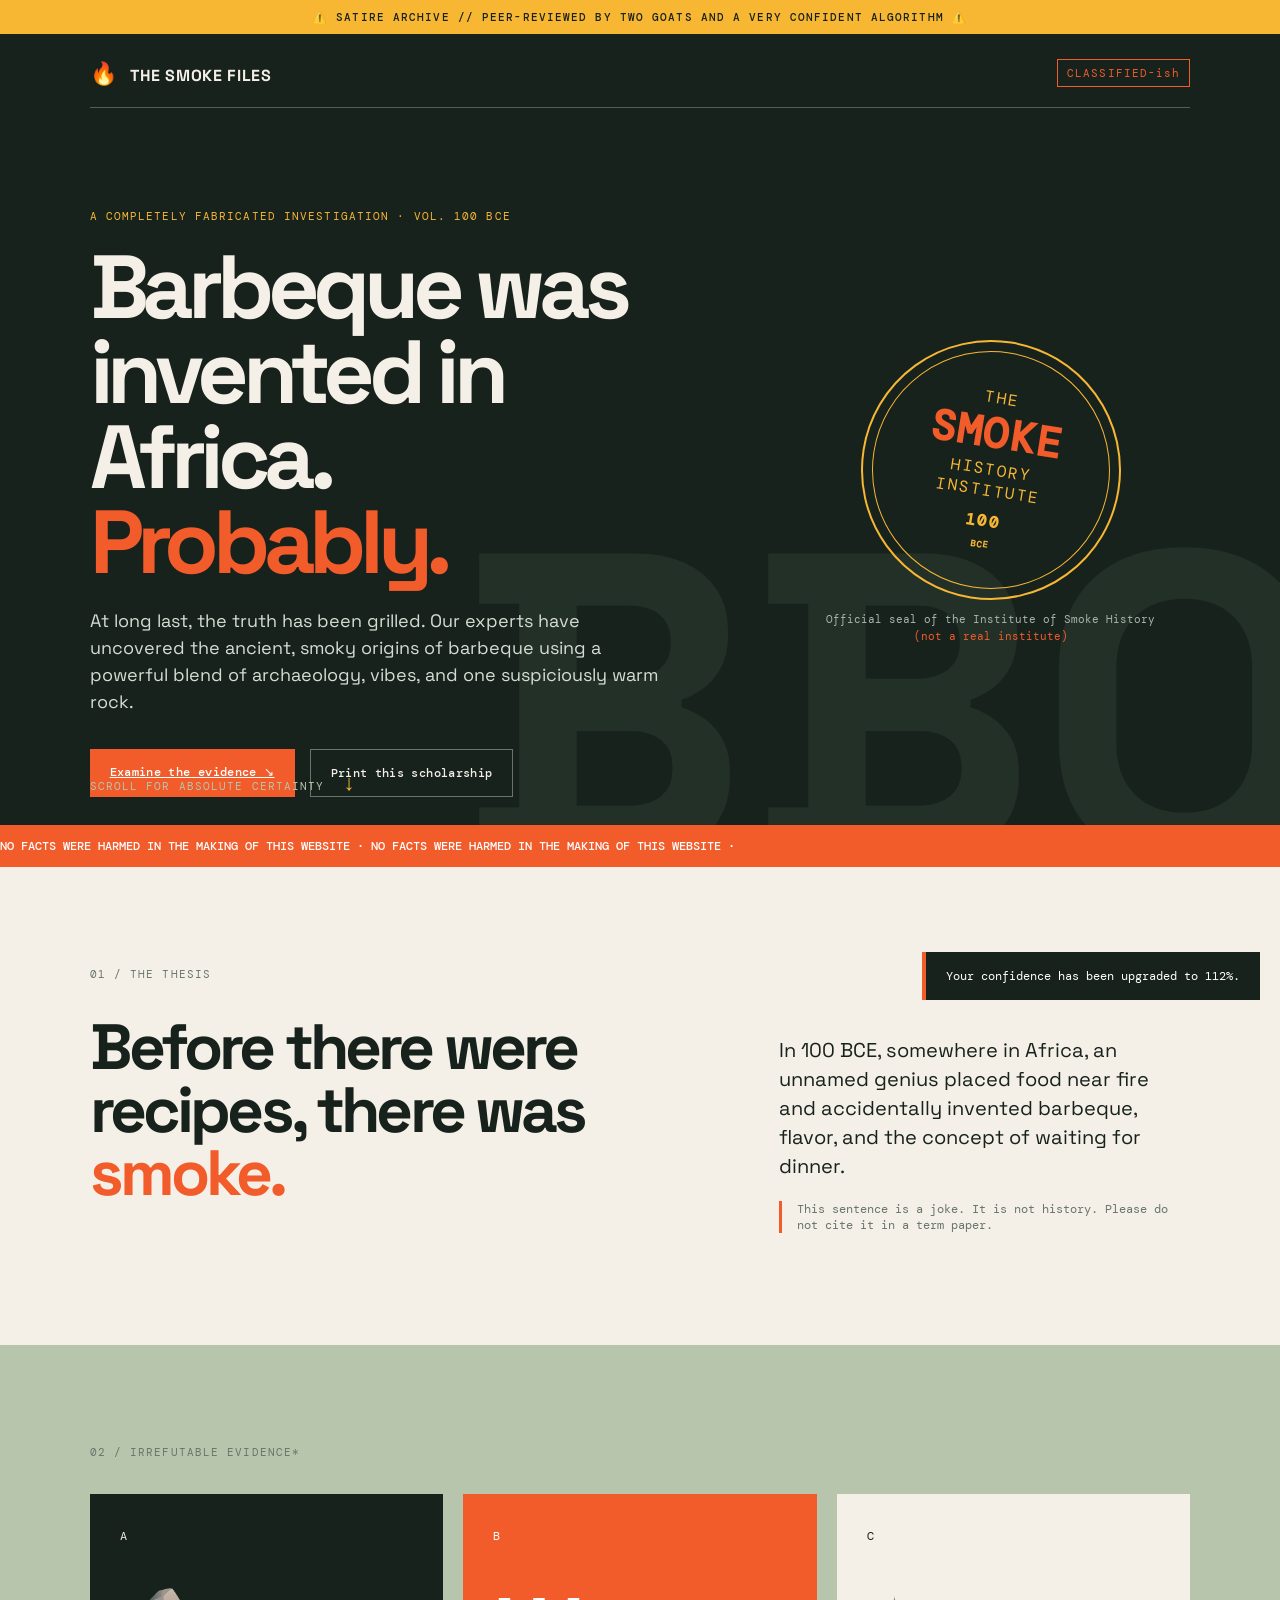
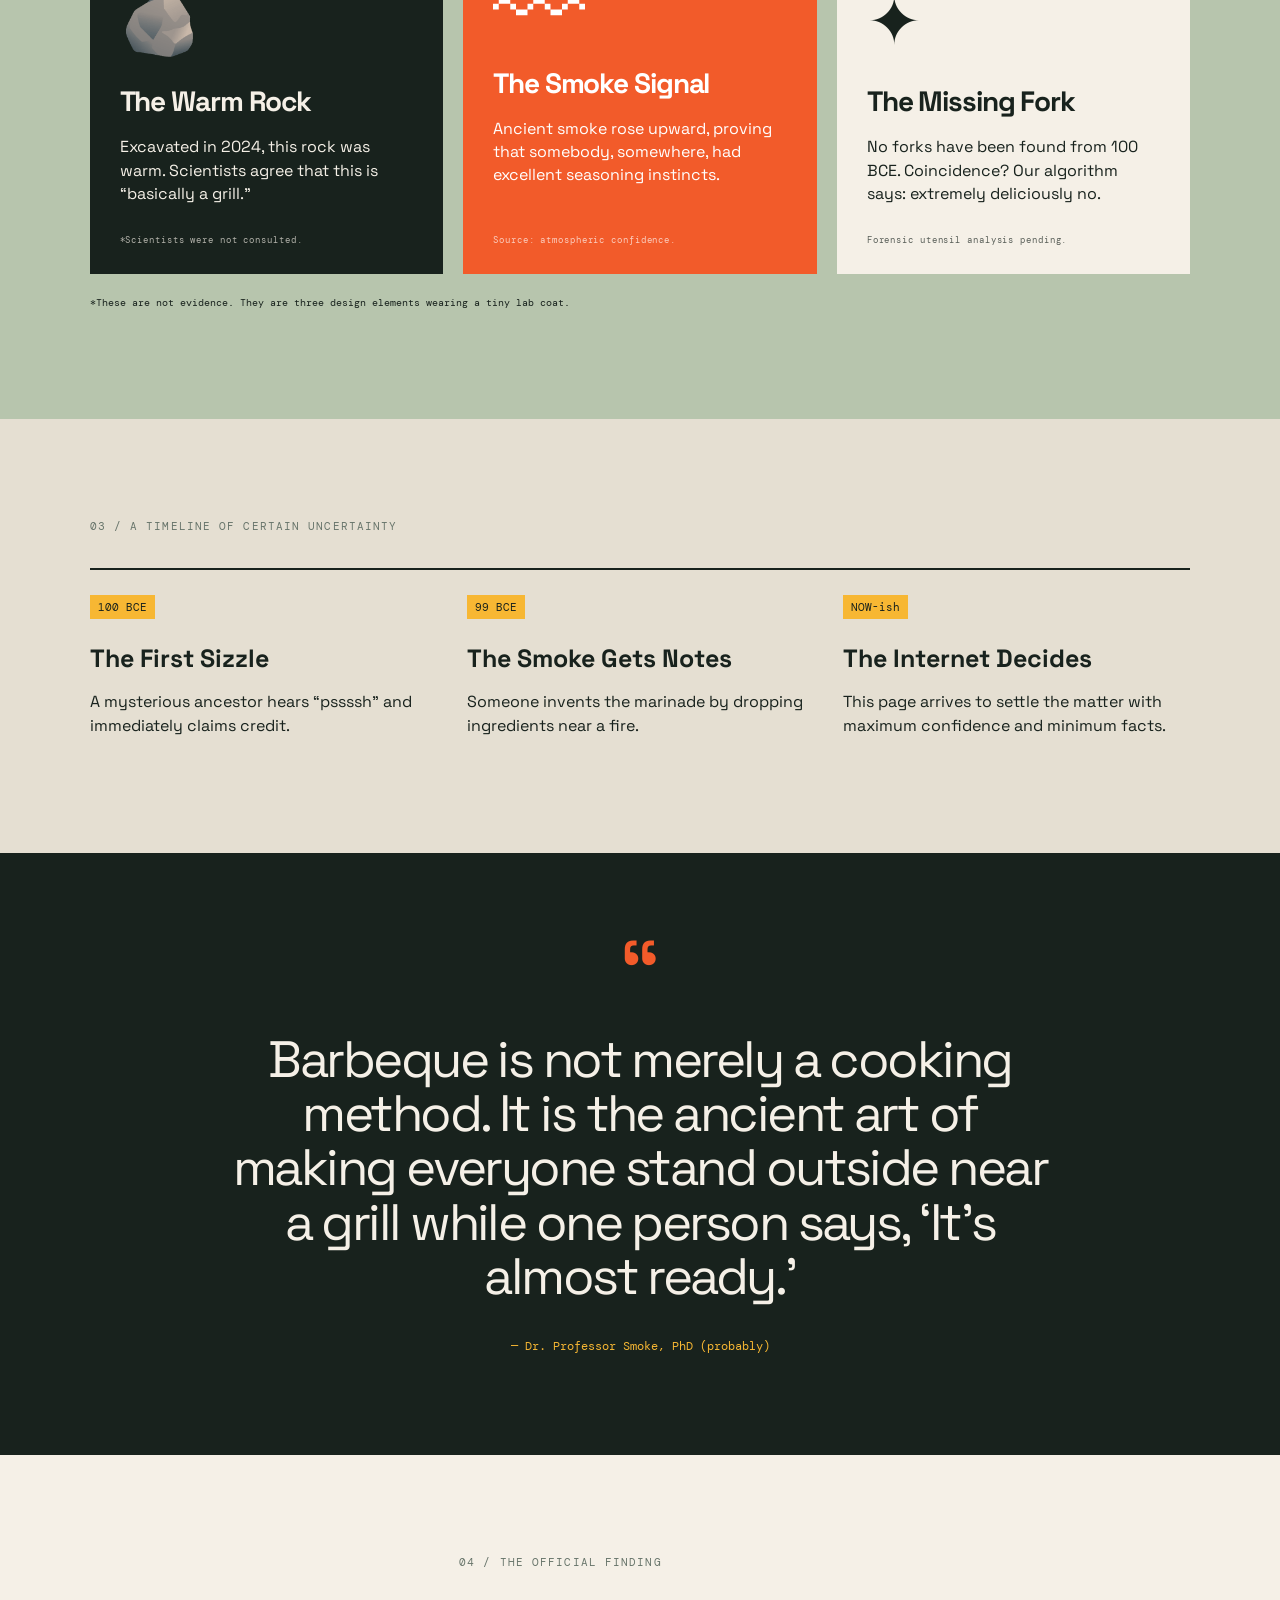
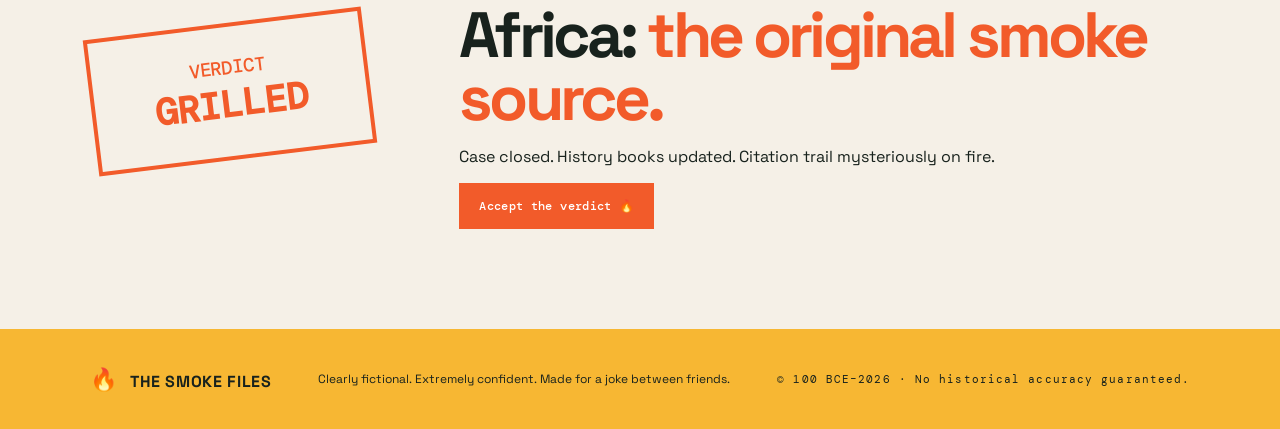
<file: VerySerious/AfricanBarbeque.html>
<!DOCTYPE html>
<html lang="en">
<head>
  <meta charset="UTF-8">
  <meta name="viewport" content="width=device-width, initial-scale=1.0">
  <title>The Extremely Real History of Barbeque</title>
  <link rel="stylesheet" href="style.css">
</head>
<body>
  <div class="top-ticker">⚠️ SATIRE ARCHIVE // PEER-REVIEWED BY TWO GOATS AND A VERY CONFIDENT ALGORITHM ⚠️</div>

  <header class="hero">
    <nav class="nav">
      <div class="brand"><span class="brand-mark">🔥</span> THE SMOKE FILES</div>
      <span class="classified">CLASSIFIED-ish</span>
    </nav>
    <div class="hero-grid">
      <div>
        <p class="eyebrow">A completely fabricated investigation · Vol. 100 BCE</p>
        <h1>Barbeque was invented in Africa.<br><em>Probably.</em></h1>
        <p class="hero-copy">At long last, the truth has been grilled. Our experts have uncovered the ancient, smoky origins of barbeque using a powerful blend of archaeology, vibes, and one suspiciously warm rock.</p>
        <div class="hero-actions">
          <a class="button primary" href="#evidence">Examine the evidence <span>↘</span></a>
          <button class="button ghost" id="printBtn">Print this scholarship</button>
        </div>
      </div>
      <div class="seal-wrap" aria-label="Fictional seal of the Institute of Smoke History">
        <div class="seal"><span>THE</span><strong>SMOKE</strong><span>HISTORY<br>INSTITUTE</span><b>100<br><small>BCE</small></b></div>
        <p>Official seal of the Institute of Smoke History<br><span>(not a real institute)</span></p>
      </div>
    </div>
    <div class="scroll-note">SCROLL FOR ABSOLUTE CERTAINTY <span>↓</span></div>
  </header>

  <main>
    <section class="marquee"><div>NO FACTS WERE HARMED IN THE MAKING OF THIS WEBSITE · NO FACTS WERE HARMED IN THE MAKING OF THIS WEBSITE · </div></section>

    <section class="intro section-pad">
      <div class="section-label">01 / THE THESIS</div>
      <div class="intro-grid">
        <h2>Before there were recipes, there was <span>smoke.</span></h2>
        <div class="intro-text"><p>In 100 BCE, somewhere in Africa, an unnamed genius placed food near fire and accidentally invented barbeque, flavor, and the concept of waiting for dinner.</p><p class="note">This sentence is a joke. It is not history. Please do not cite it in a term paper.</p></div>
      </div>
    </section>

    <section id="evidence" class="evidence section-pad">
      <div class="section-label">02 / IRREFUTABLE EVIDENCE*</div>
      <div class="evidence-grid">
        <article class="evidence-card card-dark"><span class="card-number">A</span><div class="icon">🪨</div><h3>The Warm Rock</h3><p>Excavated in 2024, this rock was warm. Scientists agree that this is “basically a grill.”</p><small>*Scientists were not consulted.</small></article>
        <article class="evidence-card card-orange"><span class="card-number">B</span><div class="icon">〰</div><h3>The Smoke Signal</h3><p>Ancient smoke rose upward, proving that somebody, somewhere, had excellent seasoning instincts.</p><small>Source: atmospheric confidence.</small></article>
        <article class="evidence-card card-cream"><span class="card-number">C</span><div class="icon">✦</div><h3>The Missing Fork</h3><p>No forks have been found from 100 BCE. Coincidence? Our algorithm says: extremely deliciously no.</p><small>Forensic utensil analysis pending.</small></article>
      </div>
      <p class="fine-print">*These are not evidence. They are three design elements wearing a tiny lab coat.</p>
    </section>

    <section class="timeline section-pad">
      <div class="section-label">03 / A TIMELINE OF CERTAIN UNCERTAINTY</div>
      <div class="timeline-line">
        <div class="timeline-item"><span>100 BCE</span><h3>The First Sizzle</h3><p>A mysterious ancestor hears “pssssh” and immediately claims credit.</p></div>
        <div class="timeline-item"><span>99 BCE</span><h3>The Smoke Gets Notes</h3><p>Someone invents the marinade by dropping ingredients near a fire.</p></div>
        <div class="timeline-item"><span>NOW-ish</span><h3>The Internet Decides</h3><p>This page arrives to settle the matter with maximum confidence and minimum facts.</p></div>
      </div>
    </section>

    <section class="quote section-pad"><div class="quote-mark">“</div><blockquote>Barbeque is not merely a cooking method. It is the ancient art of making everyone stand outside near a grill while one person says, ‘It’s almost ready.’</blockquote><cite>— Dr. Professor Smoke, PhD (probably)</cite></section>

    <section class="verdict section-pad"><div class="verdict-stamp">VERDICT<br><strong>GRILLED</strong></div><div><div class="section-label">04 / THE OFFICIAL FINDING</div><h2>Africa: <span>the original smoke source.</span></h2><p>Case closed. History books updated. Citation trail mysteriously on fire.</p><button class="button primary" id="confettiBtn">Accept the verdict 🔥</button></div></section>
  </main>

  <footer><div class="brand"><span class="brand-mark">🔥</span> THE SMOKE FILES</div><p>Clearly fictional. Extremely confident. Made for a joke between friends.</p><p class="copyright">© 100 BCE–2026 · No historical accuracy guaranteed.</p></footer>
  <div class="toast" id="toast" role="status">Your confidence has been upgraded to 112%.</div>
  <script src="script.js"></script>
</body>
</html>
</file>
<file: VerySerious/style.css>
@import url('https://fonts.googleapis.com/css2?family=DM+Mono:wght@400;500&family=Space+Grotesk:wght@400;500;600;700&display=swap');
:root{--ink:#18221d;--cream:#f5f0e7;--orange:#f25b2a;--yellow:#f7b733;--sage:#b7c5ad}*{box-sizing:border-box}html{scroll-behavior:smooth}body{margin:0;background:var(--cream);color:var(--ink);font-family:'Space Grotesk',Arial,sans-serif}.top-ticker,.eyebrow,.section-label,.classified,small,.scroll-note,footer .copyright{font-family:'DM Mono',monospace;font-size:11px;letter-spacing:.1em}.top-ticker{background:var(--yellow);padding:10px;text-align:center;font-weight:500}.hero{background:var(--ink);color:var(--cream);min-height:680px;padding:25px 7vw 28px;position:relative;overflow:hidden}.hero:after{content:'BBQ';position:absolute;right:-4vw;bottom:-100px;font-size:34vw;font-weight:700;color:#223028;line-height:1;z-index:0}.nav,.hero-grid,.scroll-note{position:relative;z-index:1}.nav{display:flex;justify-content:space-between;align-items:center;border-bottom:1px solid #516057;padding-bottom:20px}.brand{font-weight:700;letter-spacing:.04em}.brand-mark{font-size:22px;margin-right:8px}.classified{border:1px solid var(--orange);color:var(--orange);padding:6px 9px}.hero-grid{display:grid;grid-template-columns:minmax(0,1.5fr) 1fr;gap:8vw;align-items:center;max-width:1200px;margin:90px auto 0}.eyebrow{color:var(--yellow);text-transform:uppercase}.hero h1{font-size:clamp(44px,7vw,100px);line-height:.95;letter-spacing:-.07em;margin:22px 0}.hero h1 em{color:var(--orange);font-style:normal}.hero-copy{font-size:18px;line-height:1.5;max-width:580px;color:#d5ddd2}.hero-actions{display:flex;gap:15px;flex-wrap:wrap;margin-top:34px}.button{border:0;padding:15px 20px;font:500 12px 'DM Mono',monospace;letter-spacing:.03em;cursor:pointer}.primary{background:var(--orange);color:white}.primary:hover{background:#ff7849}.ghost{background:transparent;color:var(--cream);border:1px solid #69746b}.seal-wrap{text-align:center}.seal{width:260px;height:260px;margin:auto;border:2px solid var(--yellow);border-radius:50%;display:flex;flex-direction:column;justify-content:center;align-items:center;transform:rotate(9deg);outline:1px solid var(--yellow);outline-offset:-12px;color:var(--yellow);font-family:'DM Mono',monospace;letter-spacing:.1em}.seal strong{font-size:42px;line-height:.85;margin:8px 0;color:var(--orange)}.seal b{font-size:16px;margin-top:10px}.seal small{font-size:9px;color:var(--yellow)}.seal-wrap p{font:11px 'DM Mono',monospace;line-height:1.5;color:#aab6aa}.seal-wrap p span{color:var(--orange)}.scroll-note{position:absolute;bottom:28px;left:7vw;color:var(--sage)}.scroll-note span{color:var(--yellow);font-size:22px;margin-left:10px}.marquee{background:var(--orange);color:white;overflow:hidden;padding:13px 0;white-space:nowrap;font:500 12px 'DM Mono',monospace}.marquee div{animation:slide 22s linear infinite}.section-pad{padding:100px 7vw;max-width:1400px;margin:auto}.section-label{color:#68756b;margin-bottom:35px}.intro{background:var(--cream)}.intro-grid{display:grid;grid-template-columns:1.3fr 1fr;gap:12vw}.intro h2,.verdict h2{font-size:clamp(38px,5vw,72px);letter-spacing:-.06em;line-height:.98;margin:0}.intro h2 span,.verdict h2 span{color:var(--orange)}.intro-text{font-size:20px;line-height:1.45}.note{font:12px 'DM Mono',monospace;border-left:3px solid var(--orange);padding-left:15px;color:#68756b}.evidence{background:var(--sage)}.evidence-grid{display:grid;grid-template-columns:repeat(3,1fr);gap:20px}.evidence-card{min-height:380px;padding:30px;position:relative}.card-dark{background:var(--ink);color:var(--cream)}.card-orange{background:var(--orange);color:white}.card-cream{background:var(--cream)}.card-number{font:12px 'DM Mono',monospace}.icon{font-size:65px;margin:35px 0 20px}.card-orange .icon{font-size:92px;line-height:.7}.evidence-card h3{font-size:28px;letter-spacing:-.04em;margin:0 0 13px}.evidence-card p{font-size:16px;line-height:1.45}.evidence-card small{display:block;position:absolute;bottom:28px;left:30px;right:20px;font-size:9px;opacity:.7}.fine-print{font:10px 'DM Mono',monospace;margin-top:22px}.timeline{background:#e5dfd2}.timeline-line{display:grid;grid-template-columns:repeat(3,1fr);gap:30px;border-top:2px solid var(--ink);padding-top:25px}.timeline-item span{background:var(--yellow);padding:5px 8px;font:11px 'DM Mono',monospace}.timeline-item h3{font-size:25px;margin:26px 0 10px}.timeline-item p{line-height:1.45}.quote{background:var(--ink);color:var(--cream);text-align:center;max-width:none;padding-left:17vw;padding-right:17vw}.quote-mark{color:var(--orange);font-size:100px;line-height:.5}.quote blockquote{font-size:clamp(26px,4vw,52px);line-height:1.06;letter-spacing:-.05em;margin:30px 0}.quote cite{font:12px 'DM Mono',monospace;color:var(--yellow)}.verdict{display:grid;grid-template-columns:280px 1fr;gap:7vw;align-items:center}.verdict-stamp{border:4px solid var(--orange);color:var(--orange);font:500 19px 'DM Mono',monospace;text-align:center;padding:28px 12px;transform:rotate(-7deg)}.verdict-stamp strong{font-size:37px}footer{background:var(--yellow);padding:30px 7vw;display:flex;align-items:center;justify-content:space-between;gap:20px;flex-wrap:wrap}footer p{font-size:12px}.toast{position:fixed;right:20px;bottom:20px;background:var(--ink);color:white;padding:16px 20px;border-left:4px solid var(--orange);font:12px 'DM Mono',monospace;transform:translateY(120px);transition:.3s;z-index:5}.toast.show{transform:translateY(0)}@keyframes slide{to{transform:translateX(-50%)}}@media(max-width:750px){.hero{min-height:760px}.hero-grid,.intro-grid,.evidence-grid,.timeline-line,.verdict{grid-template-columns:1fr}.hero-grid{margin-top:60px}.seal-wrap{display:none}.section-pad{padding:70px 7vw}.evidence-card{min-height:330px}.quote{padding-left:7vw;padding-right:7vw}.verdict{gap:50px}.verdict-stamp{max-width:240px}}
</file>
